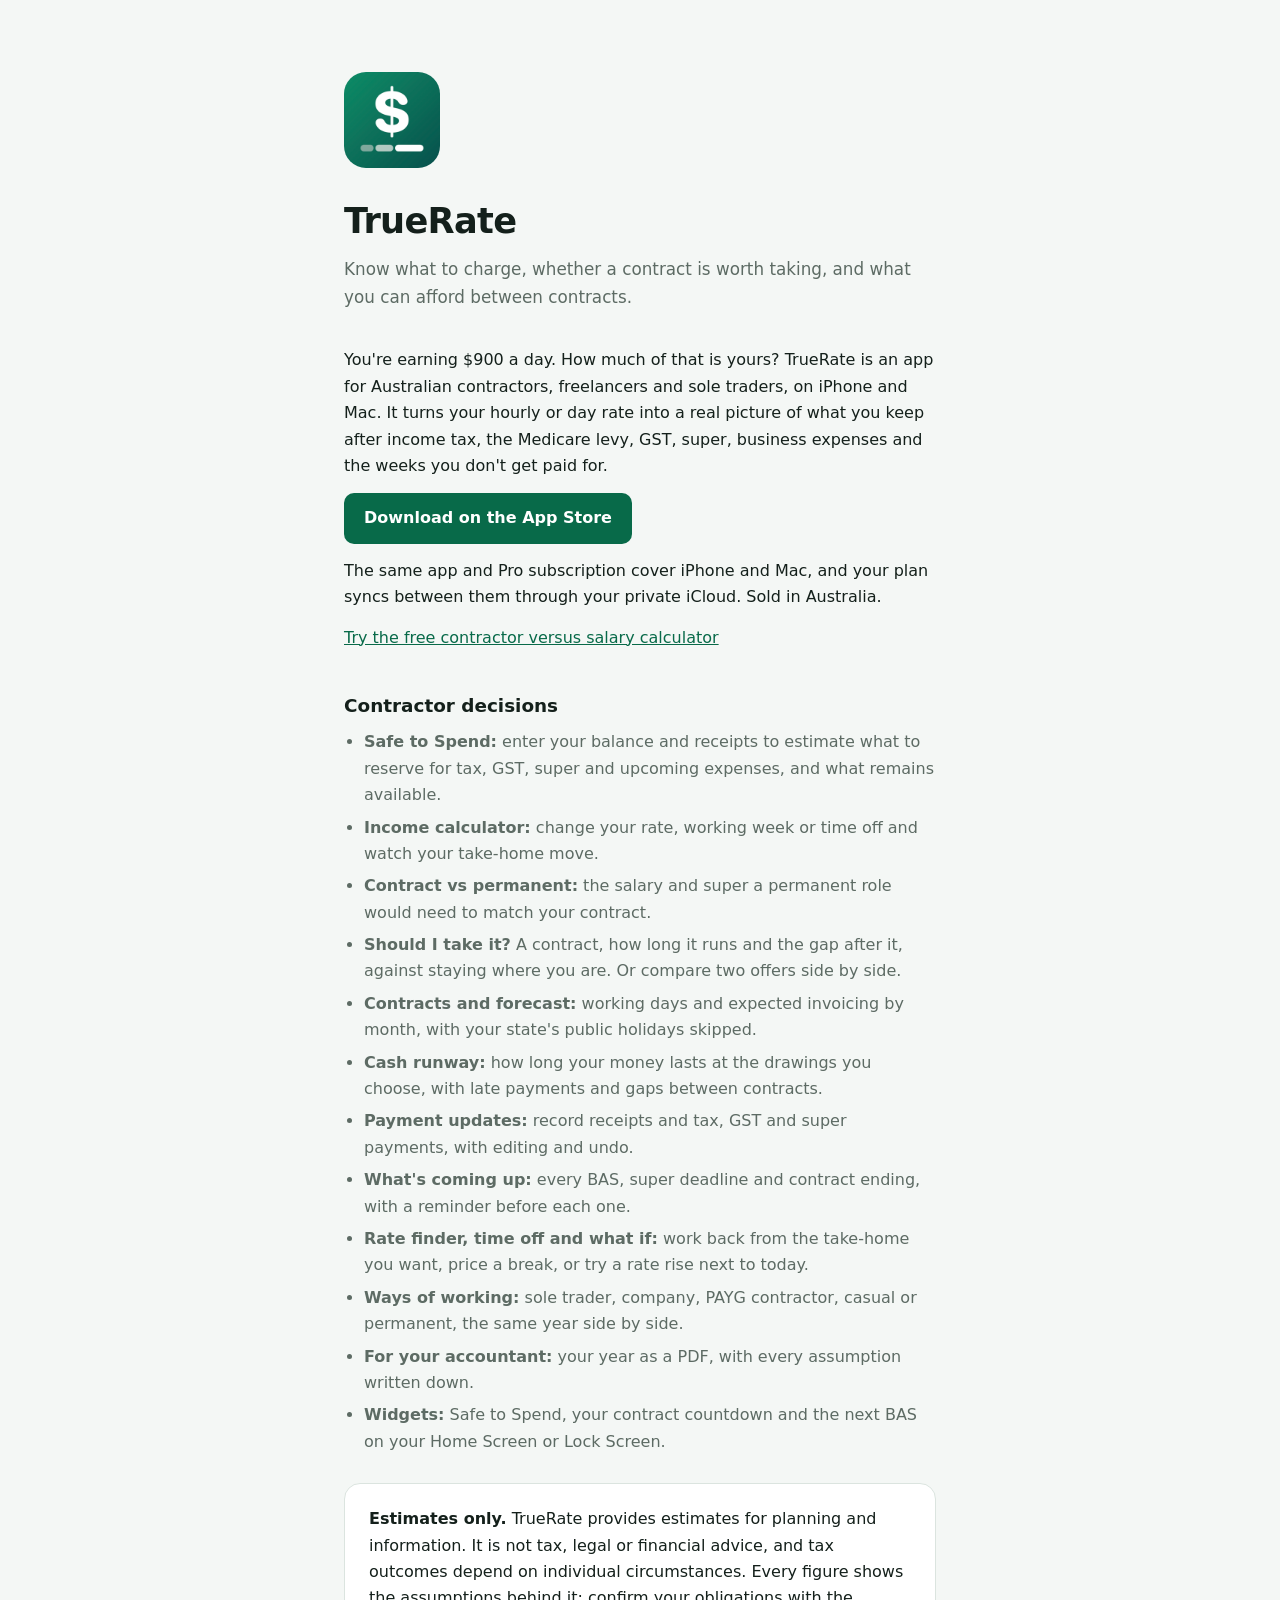
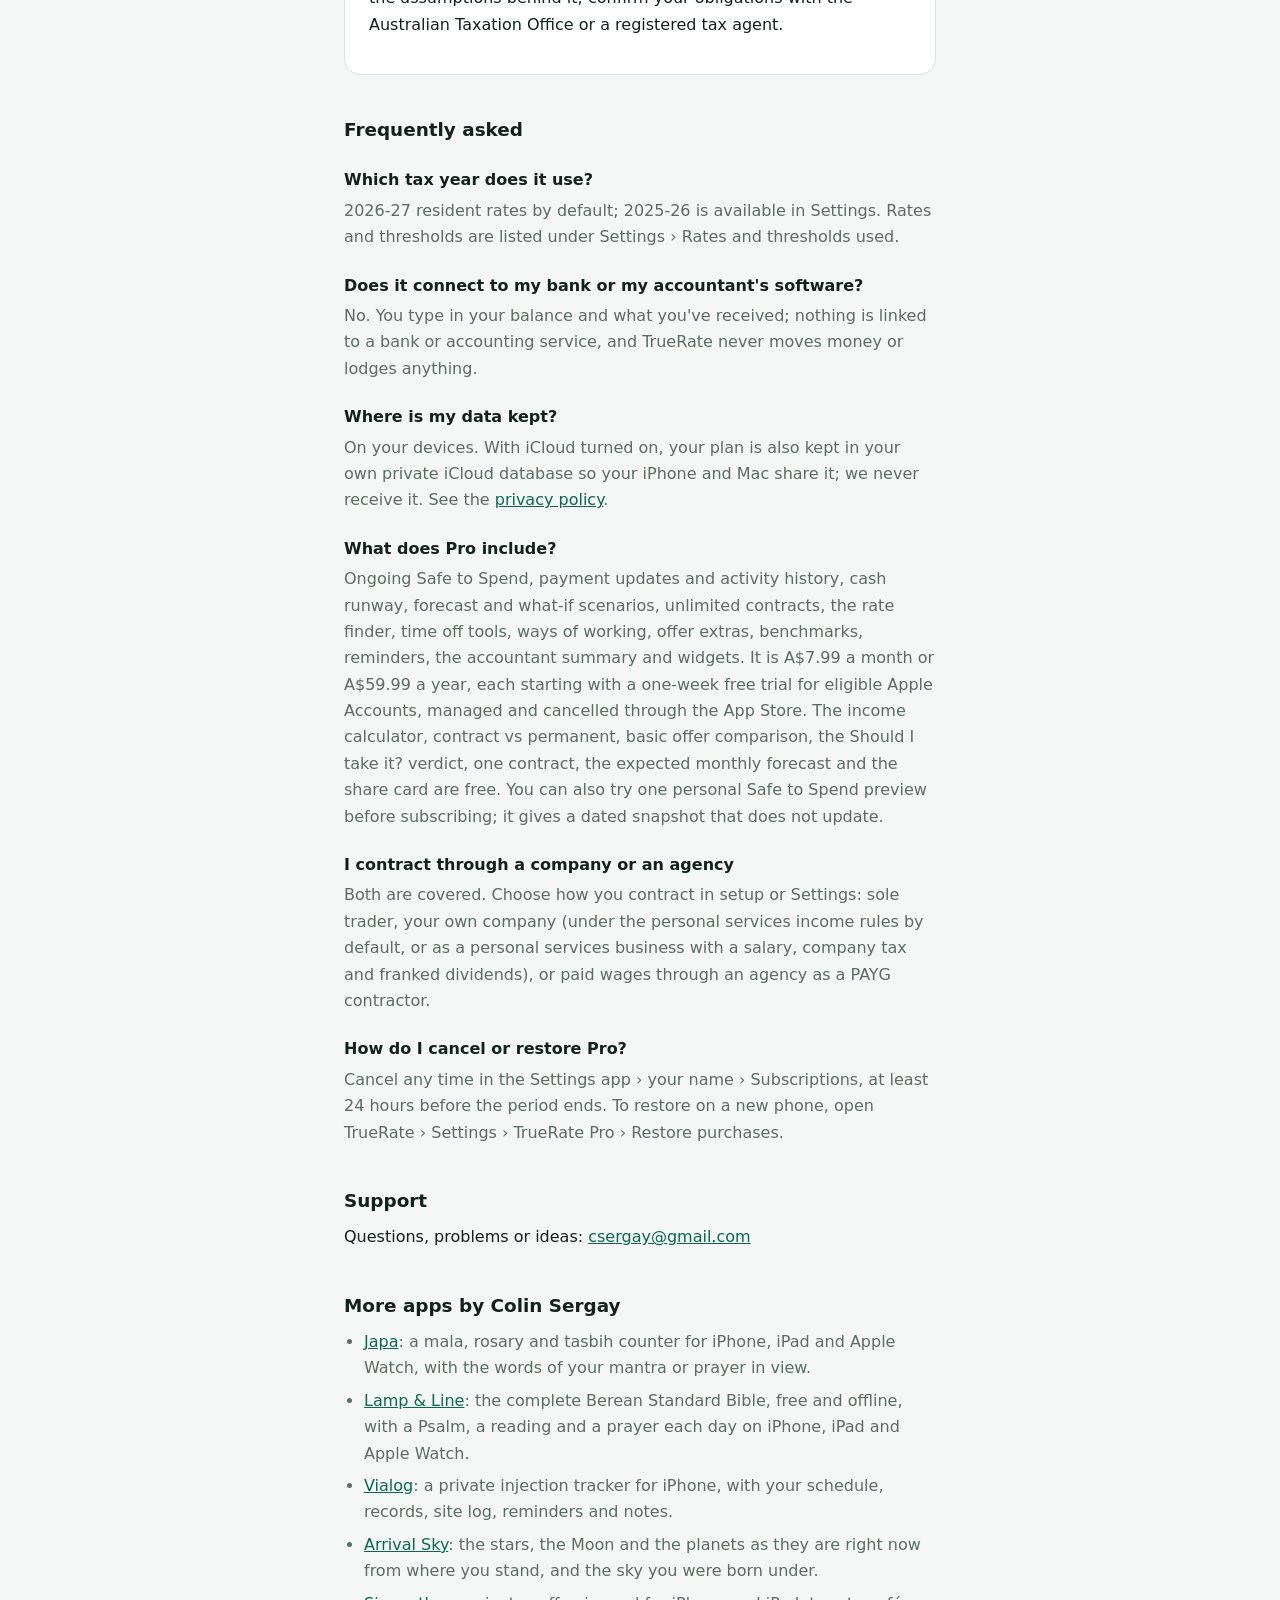
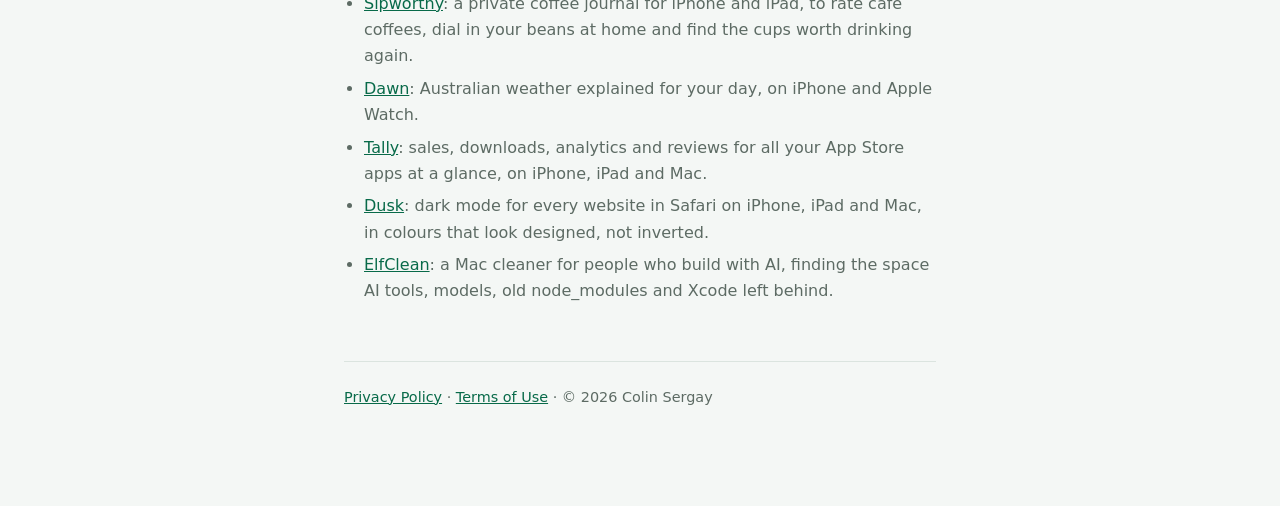
<file: index.html>
<!doctype html>
<html lang="en-AU">
<head>
<meta charset="utf-8">
<meta name="viewport" content="width=device-width, initial-scale=1">
<title>TrueRate: Contractor Tax Calculator for Australia</title>
<meta name="description" content="Turn an Australian contractor's day rate into take-home pay after tax, GST, super, expenses and unpaid time off. For iPhone and Mac, with no account.">
<link rel="canonical" href="https://enlitened.github.io/truerate-support/">
<meta name="google-site-verification" content="SEoceQq78j0Gy8g8P2wMha72T9RkY5-7OUBrDHiyP6U" />
<meta name="apple-itunes-app" content="app-id=6811588579">
<link rel="icon" href="icon-256.png">
<link rel="apple-touch-icon" href="icon-256.png">
<meta property="og:type" content="website">
<meta property="og:locale" content="en_AU">
<meta property="og:title" content="TrueRate: Contractor Tax Calculator for Australia">
<meta property="og:description" content="Day rate in, take-home out: tax, GST, super, expenses and unpaid leave accounted for. Built for Australian contractors.">
<meta property="og:site_name" content="TrueRate">
<meta property="og:url" content="https://enlitened.github.io/truerate-support/">
<meta property="og:image" content="https://enlitened.github.io/truerate-support/icon-256.png">
<meta property="og:image:width" content="256">
<meta property="og:image:height" content="256">
<meta property="og:image:alt" content="TrueRate app icon">
<meta name="twitter:card" content="summary">
<script type="application/ld+json">
{
  "@context": "https://schema.org",
  "@type": "SoftwareApplication",
  "name": "TrueRate",
  "alternateName": "TrueRate: Contractor Tax",
  "operatingSystem": "iOS 26, macOS 26",
  "applicationCategory": "FinanceApplication",
  "applicationSubCategory": "Contractor tax and take-home pay planner",
  "description": "Planning estimates for Australian contractors, freelancers and sole traders: take-home pay after income tax, Medicare, GST, super, business costs and unpaid time off, and what is safe to spend. No account or bank connection.",
  "url": "https://enlitened.github.io/truerate-support/",
  "downloadUrl": "https://apps.apple.com/au/app/truerate-contractor-tax/id6811588579",
  "installUrl": "https://apps.apple.com/au/app/truerate-contractor-tax/id6811588579",
  "image": "https://enlitened.github.io/truerate-support/icon-256.png",
  "inLanguage": "en-AU",
  "countriesSupported": "AU",
  "offers": {
    "@type": "Offer",
    "price": "0",
    "priceCurrency": "AUD",
    "description": "Free to download, with free tools. TrueRate Pro is an optional subscription: A$7.99 a month or A$59.99 a year."
  },
  "author": { "@type": "Person", "name": "Colin Sergay" },
  "publisher": { "@type": "Person", "name": "Colin Sergay" }
}
</script>
<style>
  :root {
    --ground: #f4f7f5; --surface: #ffffff; --ink: #14201b;
    --muted: #5d6b64; --line: #dbe4df; --accent: #086a49;
  }
  @media (prefers-color-scheme: dark) {
    :root {
      --ground: #0d1210; --surface: #161d19; --ink: #eef3f0;
      --muted: #9aa8a1; --line: #263029; --accent: #3dd68c;
    }
  }
  * { box-sizing: border-box; }
  body {
    margin: 0; background: var(--ground); color: var(--ink);
    font: 16px/1.65 ui-sans-serif, -apple-system, system-ui, "Helvetica Neue", sans-serif;
    -webkit-font-smoothing: antialiased;
  }
  main { max-width: 640px; margin: 0 auto; padding: 72px 24px 96px; }
  h1 { font-size: 2.2rem; letter-spacing: -.02em; margin: 0 0 6px; }
  h2 { font-size: 1.15rem; margin: 40px 0 8px; }
  p { margin: 0 0 14px; }
  p.lede { color: var(--muted); font-size: 1.05rem; margin-bottom: 36px; }
  a { color: var(--accent); }
  ul { margin: 0 0 14px; padding-left: 20px; color: var(--muted); }
  li { margin-bottom: 6px; }
  dt { font-weight: 600; margin-top: 22px; }
  dd { margin: 4px 0 0; color: var(--muted); }
  .card {
    background: var(--surface); border: 1px solid var(--line); border-radius: 16px;
    padding: 22px 24px; margin: 28px 0 0;
  }
  .icon { width: 96px; height: 96px; border-radius: 22px; display: block; margin-bottom: 24px; }
  .download { display: inline-block; border-radius: 10px; padding: 12px 20px; background: var(--accent); color: var(--surface); font-weight: 650; text-decoration: none; }
  a:focus-visible { outline: 3px solid var(--accent); outline-offset: 4px; }
  footer { margin-top: 56px; padding-top: 24px; border-top: 1px solid var(--line); color: var(--muted); font-size: .9rem; }
</style>
</head>
<body>
<main>
  <img class="icon" src="icon-256.png" alt="TrueRate app icon">
  <h1>TrueRate</h1>
  <p class="lede">Know what to charge, whether a contract is worth taking, and what you can afford between contracts.</p>

  <p>You're earning $900 a day. How much of that is yours? TrueRate is an app for Australian contractors, freelancers and sole traders, on iPhone and Mac. It turns your hourly or day rate into a real picture of what you keep after income tax, the Medicare levy, GST, super, business expenses and the weeks you don't get paid for.</p>

  <p><a class="download" href="https://apps.apple.com/au/app/truerate-contractor-tax/id6811588579?pt=129383521&amp;ct=web_home">Download on the App Store</a></p>
  <p>The same app and Pro subscription cover iPhone and Mac, and your plan syncs between them through your private iCloud. Sold in Australia.</p>
  <p><a href="calculator.html">Try the free contractor versus salary calculator</a></p>

  <h2>Contractor decisions</h2>
  <ul>
    <li><strong>Safe to Spend:</strong> enter your balance and receipts to estimate what to reserve for tax, GST, super and upcoming expenses, and what remains available.</li>
    <li><strong>Income calculator:</strong> change your rate, working week or time off and watch your take-home move.</li>
    <li><strong>Contract vs permanent:</strong> the salary and super a permanent role would need to match your contract.</li>
    <li><strong>Should I take it?</strong> A contract, how long it runs and the gap after it, against staying where you are. Or compare two offers side by side.</li>
    <li><strong>Contracts and forecast:</strong> working days and expected invoicing by month, with your state's public holidays skipped.</li>
    <li><strong>Cash runway:</strong> how long your money lasts at the drawings you choose, with late payments and gaps between contracts.</li>
    <li><strong>Payment updates:</strong> record receipts and tax, GST and super payments, with editing and undo.</li>
    <li><strong>What's coming up:</strong> every BAS, super deadline and contract ending, with a reminder before each one.</li>
    <li><strong>Rate finder, time off and what if:</strong> work back from the take-home you want, price a break, or try a rate rise next to today.</li>
    <li><strong>Ways of working:</strong> sole trader, company, PAYG contractor, casual or permanent, the same year side by side.</li>
    <li><strong>For your accountant:</strong> your year as a PDF, with every assumption written down.</li>
    <li><strong>Widgets:</strong> Safe to Spend, your contract countdown and the next BAS on your Home Screen or Lock Screen.</li>
  </ul>

  <div class="card">
    <p><strong>Estimates only.</strong> TrueRate provides estimates for planning and information. It is not tax, legal or financial advice, and tax outcomes depend on individual circumstances. Every figure shows the assumptions behind it; confirm your obligations with the Australian Taxation Office or a registered tax agent.</p>
  </div>

  <h2>Frequently asked</h2>
  <dl>
    <dt>Which tax year does it use?</dt>
    <dd>2026-27 resident rates by default; 2025-26 is available in Settings. Rates and thresholds are listed under Settings › Rates and thresholds used.</dd>
    <dt>Does it connect to my bank or my accountant's software?</dt>
    <dd>No. You type in your balance and what you've received; nothing is linked to a bank or accounting service, and TrueRate never moves money or lodges anything.</dd>
    <dt>Where is my data kept?</dt>
    <dd>On your devices. With iCloud turned on, your plan is also kept in your own private iCloud database so your iPhone and Mac share it; we never receive it. See the <a href="privacy.html">privacy policy</a>.</dd>
    <dt>What does Pro include?</dt>
    <dd>Ongoing Safe to Spend, payment updates and activity history, cash runway, forecast and what-if scenarios, unlimited contracts, the rate finder, time off tools, ways of working, offer extras, benchmarks, reminders, the accountant summary and widgets. It is A$7.99 a month or A$59.99 a year, each starting with a one-week free trial for eligible Apple Accounts, managed and cancelled through the App Store. The income calculator, contract vs permanent, basic offer comparison, the Should I take it? verdict, one contract, the expected monthly forecast and the share card are free. You can also try one personal Safe to Spend preview before subscribing; it gives a dated snapshot that does not update.</dd>
    <dt>I contract through a company or an agency</dt>
    <dd>Both are covered. Choose how you contract in setup or Settings: sole trader, your own company (under the personal services income rules by default, or as a personal services business with a salary, company tax and franked dividends), or paid wages through an agency as a PAYG contractor.</dd>
    <dt>How do I cancel or restore Pro?</dt>
    <dd>Cancel any time in the Settings app › your name › Subscriptions, at least 24 hours before the period ends. To restore on a new phone, open TrueRate › Settings › TrueRate Pro › Restore purchases.</dd>
  </dl>

  <h2>Support</h2>
  <p>Questions, problems or ideas: <a href="mailto:csergay@gmail.com">csergay@gmail.com</a></p>

  <h2>More apps by Colin Sergay</h2>
  <ul>
    <li><a href="https://japa.life/">Japa</a>: a mala, rosary and tasbih counter for iPhone, iPad and Apple Watch, with the words of your mantra or prayer in view.</li>
    <li><a href="https://lampandline.app/">Lamp &amp; Line</a>: the complete Berean Standard Bible, free and offline, with a Psalm, a reading and a prayer each day on iPhone, iPad and Apple Watch.</li>
    <li><a href="https://vialog.club/">Vialog</a>: a private injection tracker for iPhone, with your schedule, records, site log, reminders and notes.</li>
    <li><a href="https://enlitened.github.io/arrival-sky/">Arrival Sky</a>: the stars, the Moon and the planets as they are right now from where you stand, and the sky you were born under.</li>
    <li><a href="https://sipworthy.app/app">Sipworthy</a>: a private coffee journal for iPhone and iPad, to rate café coffees, dial in your beans at home and find the cups worth drinking again.</li>
    <li><a href="https://enlitened.github.io/nimbus-support/">Dawn</a>: Australian weather explained for your day, on iPhone and Apple Watch.</li>
    <li><a href="https://enlitened.github.io/tally-support/">Tally</a>: sales, downloads, analytics and reviews for all your App Store apps at a glance, on iPhone, iPad and Mac.</li>
    <li><a href="https://enlitened.github.io/dusk-support/">Dusk</a>: dark mode for every website in Safari on iPhone, iPad and Mac, in colours that look designed, not inverted.</li>
    <li><a href="https://elfclean.app/">ElfClean</a>: a Mac cleaner for people who build with AI, finding the space AI tools, models, old node_modules and Xcode left behind.</li>
  </ul>

  <footer>
    <a href="privacy.html">Privacy Policy</a> · <a href="https://www.apple.com/legal/internet-services/itunes/dev/stdeula/">Terms of Use</a> · © 2026 Colin Sergay
  </footer>
</main>
</body>
</html>
</file>
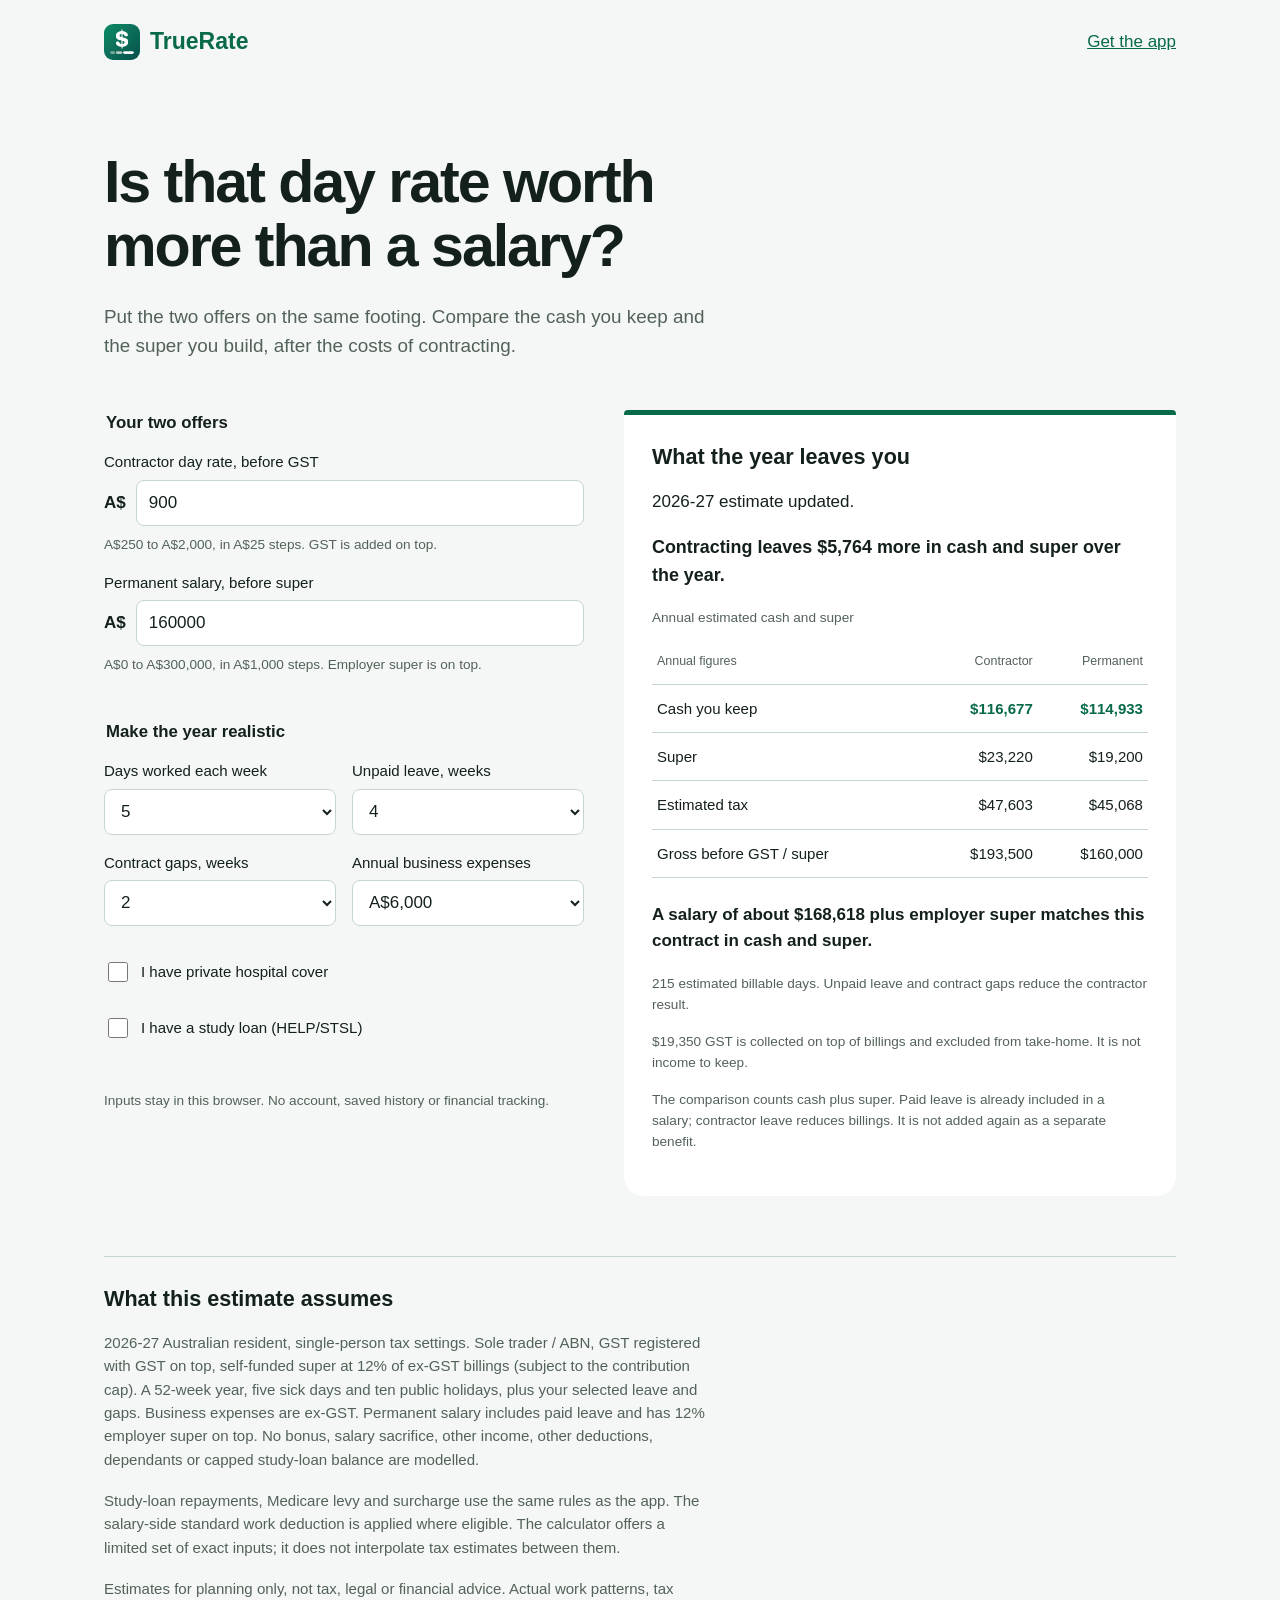
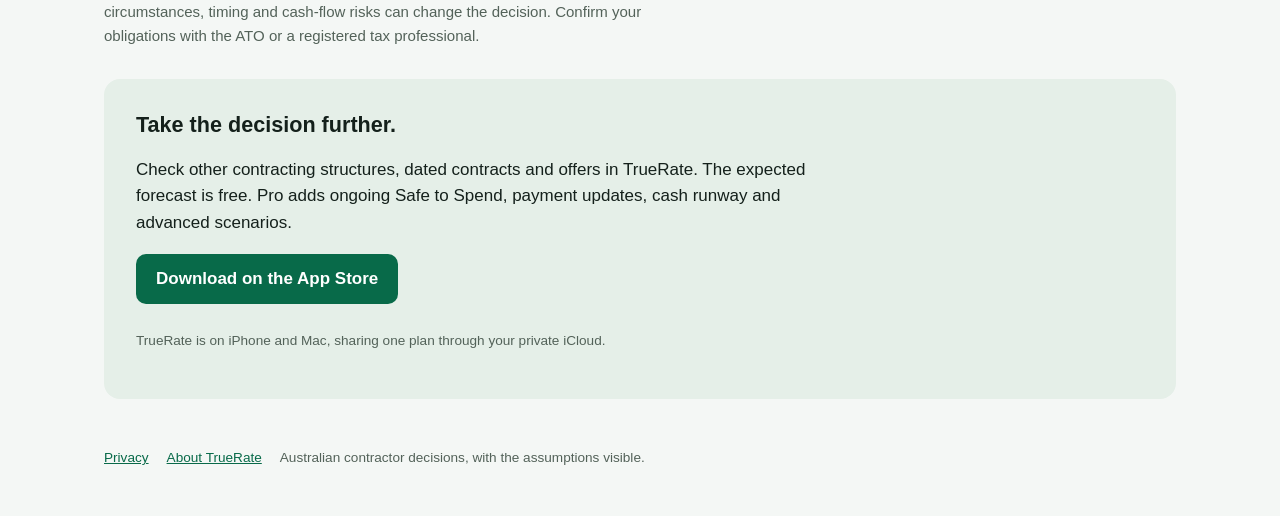
<file: calculator.html>
<!doctype html>
<html lang="en-AU">
<head>
<meta charset="utf-8"><meta name="viewport" content="width=device-width,initial-scale=1">
<title>Contractor vs Salary Calculator Australia 2026-27 | TrueRate</title>
<meta name="description" content="Compare an Australian sole-trader day rate with a permanent salary after tax, super, business expenses and unpaid leave. Free, private, no account.">
<meta name="apple-itunes-app" content="app-id=6811588579">
<link rel="canonical" href="https://enlitened.github.io/truerate-support/calculator.html">
<meta property="og:title" content="Is that day rate worth more than a salary?">
<meta property="og:description" content="A free Australian contractor versus salary calculator. See take-home and super side by side, with the assumptions visible.">
<meta property="og:type" content="website"><meta property="og:url" content="https://enlitened.github.io/truerate-support/calculator.html">
<meta property="og:image" content="https://enlitened.github.io/truerate-support/icon-256.png">
<meta name="twitter:card" content="summary">
<link rel="icon" href="icon-256.png"><link rel="stylesheet" href="calculator.css">
<script src="calculator.js" defer></script>
</head>
<body>
<a class="skip" href="#calculator">Skip to calculator</a>
<header><a class="brand" href="index.html"><img src="icon-256.png" width="36" height="36" alt="">TrueRate</a><a href="https://apps.apple.com/au/app/truerate-contractor-tax/id6811588579?pt=129383521&amp;ct=web_calculator">Get the app</a></header>
<main>
<section class="intro"><h1>Is that day rate worth more than a salary?</h1><p>Put the two offers on the same footing. Compare the cash you keep and the super you build, after the costs of contracting.</p></section>
<div id="calculator" class="workspace">
<form id="inputs" aria-label="Comparison assumptions">
<fieldset><legend>Your two offers</legend>
<label for="rate">Contractor day rate, before GST</label><div class="input-line"><span aria-hidden="true">A$</span><input id="rate" type="number" min="250" max="2000" step="25" value="900" required aria-describedby="rate-help"></div>
<p class="hint" id="rate-help">A$250 to A$2,000, in A$25 steps. GST is added on top.</p>
<label for="salary">Permanent salary, before super</label><div class="input-line"><span aria-hidden="true">A$</span><input id="salary" type="number" min="0" max="300000" step="1000" value="160000" required aria-describedby="salary-help"></div><p class="hint" id="salary-help">A$0 to A$300,000, in A$1,000 steps. Employer super is on top.</p>
</fieldset>
<fieldset><legend>Make the year realistic</legend>
<div class="fields"><div><label for="days">Days worked each week</label><select id="days"><option>3</option><option>4</option><option selected>5</option></select></div>
<div><label for="leave">Unpaid leave, weeks</label><select id="leave"><option>2</option><option selected>4</option><option>6</option></select></div>
<div><label for="gap">Contract gaps, weeks</label><select id="gap"><option>0</option><option selected>2</option><option>6</option></select></div>
<div><label for="expenses">Annual business expenses</label><select id="expenses"><option value="0">A$0</option><option value="6000" selected>A$6,000</option><option value="12000">A$12,000</option></select></div></div>
<label class="check"><input id="cover" type="checkbox">I have private hospital cover</label><label class="check"><input id="loan" type="checkbox">I have a study loan (HELP/STSL)</label>
</fieldset>
<p class="hint">Inputs stay in this browser. No account, saved history or financial tracking.</p>
</form>
<section class="results" aria-labelledby="result-title"><h2 id="result-title">What the year leaves you</h2>
<p id="status" role="status" aria-live="polite">Loading the comparison…</p>
<div id="answer" hidden>
<p class="verdict" id="verdict"></p><div class="table-scroll" tabindex="0" role="region" aria-label="Annual comparison table; scroll horizontally at larger text sizes"><table><caption>Annual estimated cash and super</caption><thead><tr><th scope="col">Annual figures</th><th scope="col">Contractor</th><th scope="col">Permanent</th></tr></thead><tbody>
<tr class="takehome"><th scope="row">Cash you keep</th><td id="contract-cash"></td><td id="salary-cash"></td></tr>
<tr><th scope="row">Super</th><td id="contract-super"></td><td id="salary-super"></td></tr>
<tr><th scope="row">Estimated tax</th><td id="contract-tax"></td><td id="salary-tax"></td></tr>
<tr><th scope="row">Gross before GST / super</th><td id="contract-gross"></td><td id="salary-gross"></td></tr>
</tbody></table></div>
<p id="equivalent" class="equivalent"></p><p id="billable" class="hint"></p><p id="gst" class="hint"></p>
<p class="hint">The comparison counts cash plus super. Paid leave is already included in a salary; contractor leave reduces billings. It is not added again as a separate benefit.</p>
</div></section></div>
<section class="assumptions"><h2>What this estimate assumes</h2><p>2026-27 Australian resident, single-person tax settings. Sole trader / ABN, GST registered with GST on top, self-funded super at 12% of ex-GST billings (subject to the contribution cap). A 52-week year, five sick days and ten public holidays, plus your selected leave and gaps. Business expenses are ex-GST. Permanent salary includes paid leave and has 12% employer super on top. No bonus, salary sacrifice, other income, other deductions, dependants or capped study-loan balance are modelled.</p><p>Study-loan repayments, Medicare levy and surcharge use the same rules as the app. The salary-side standard work deduction is applied where eligible. The calculator offers a limited set of exact inputs; it does not interpolate tax estimates between them.</p><p>Estimates for planning only, not tax, legal or financial advice. Actual work patterns, tax circumstances, timing and cash-flow risks can change the decision. Confirm your obligations with the ATO or a registered tax professional.</p></section>
<section class="download"><h2>Take the decision further.</h2><p>Check other contracting structures, dated contracts and offers in TrueRate. The expected forecast is free. Pro adds ongoing Safe to Spend, payment updates, cash runway and advanced scenarios.</p><a class="cta" href="https://apps.apple.com/au/app/truerate-contractor-tax/id6811588579?pt=129383521&amp;ct=web_calculator">Download on the App Store</a><p class="hint">TrueRate is on iPhone and Mac, sharing one plan through your private iCloud.</p></section>
<noscript><p>JavaScript is needed to choose a pre-calculated comparison. You can use the native TrueRate app instead.</p></noscript>
</main><footer><a href="privacy.html">Privacy</a><a href="index.html">About TrueRate</a><span>Australian contractor decisions, with the assumptions visible.</span></footer>
</body></html>
</file>
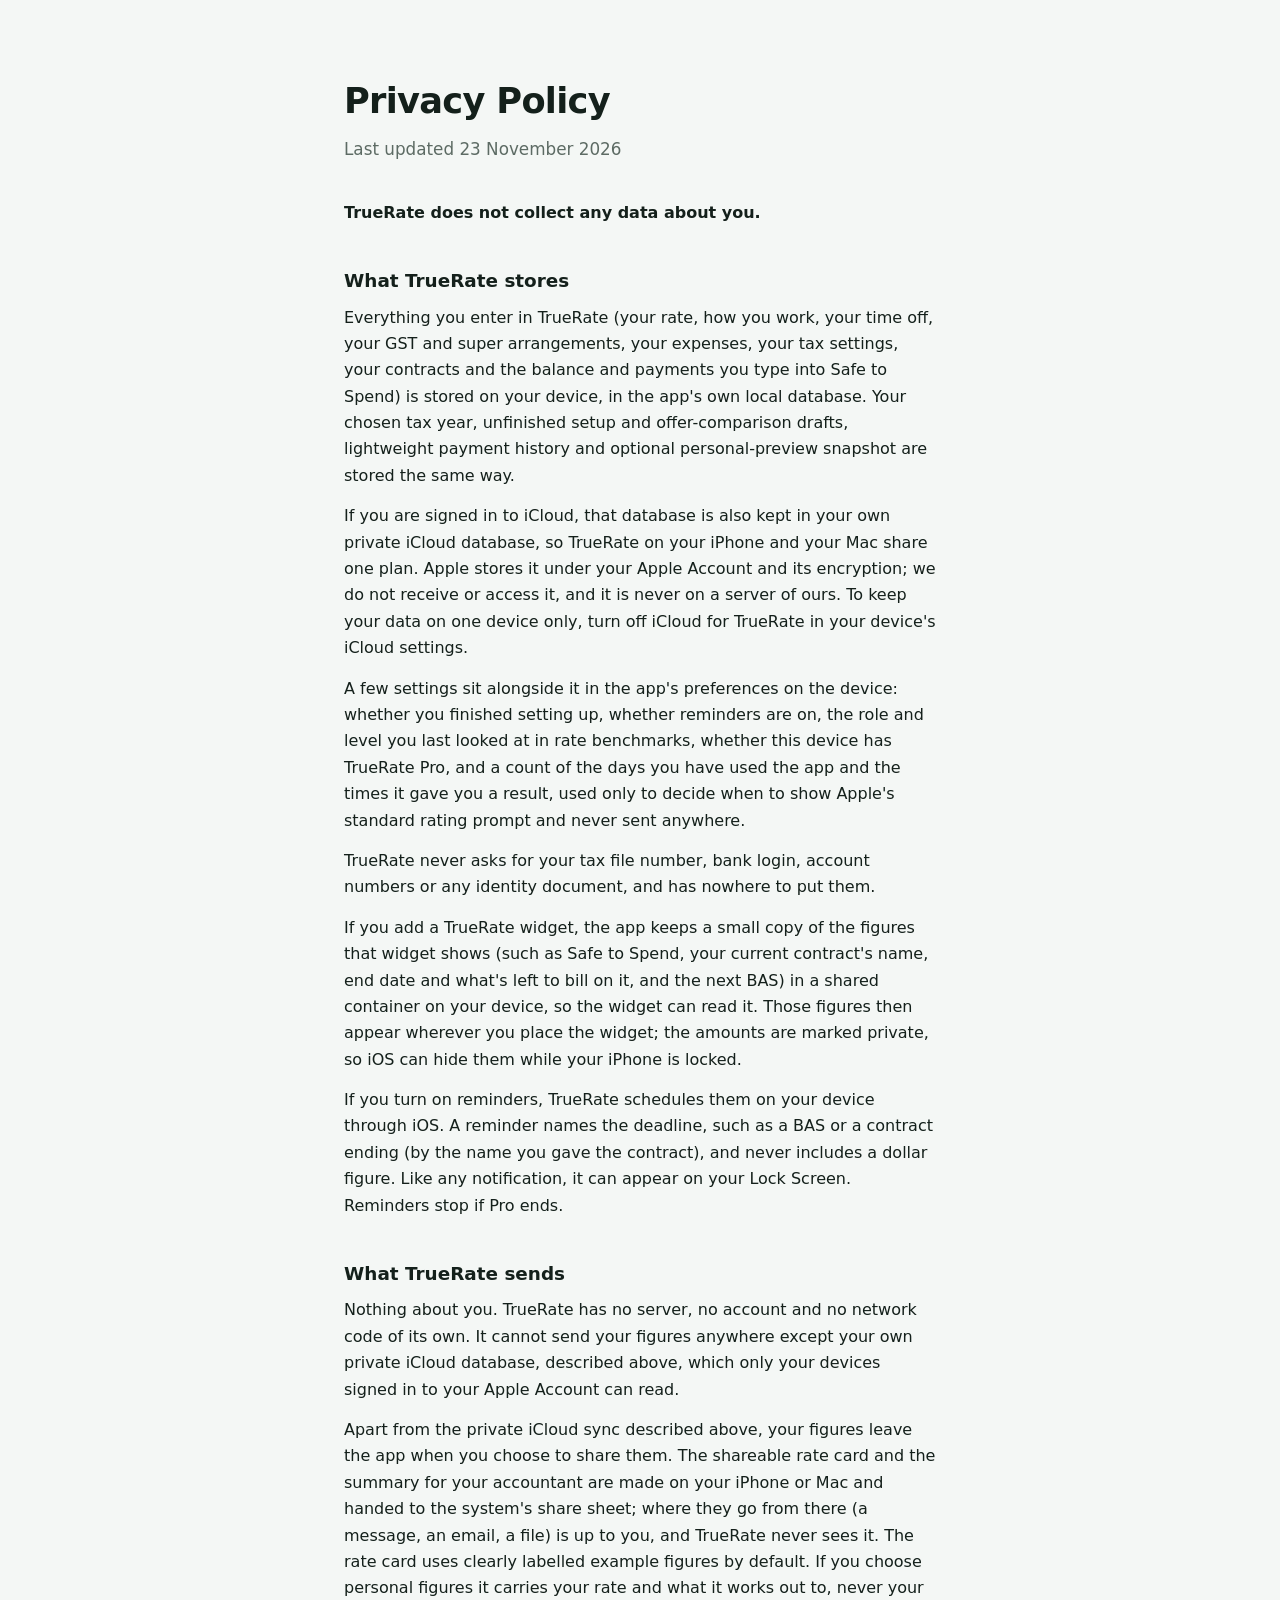
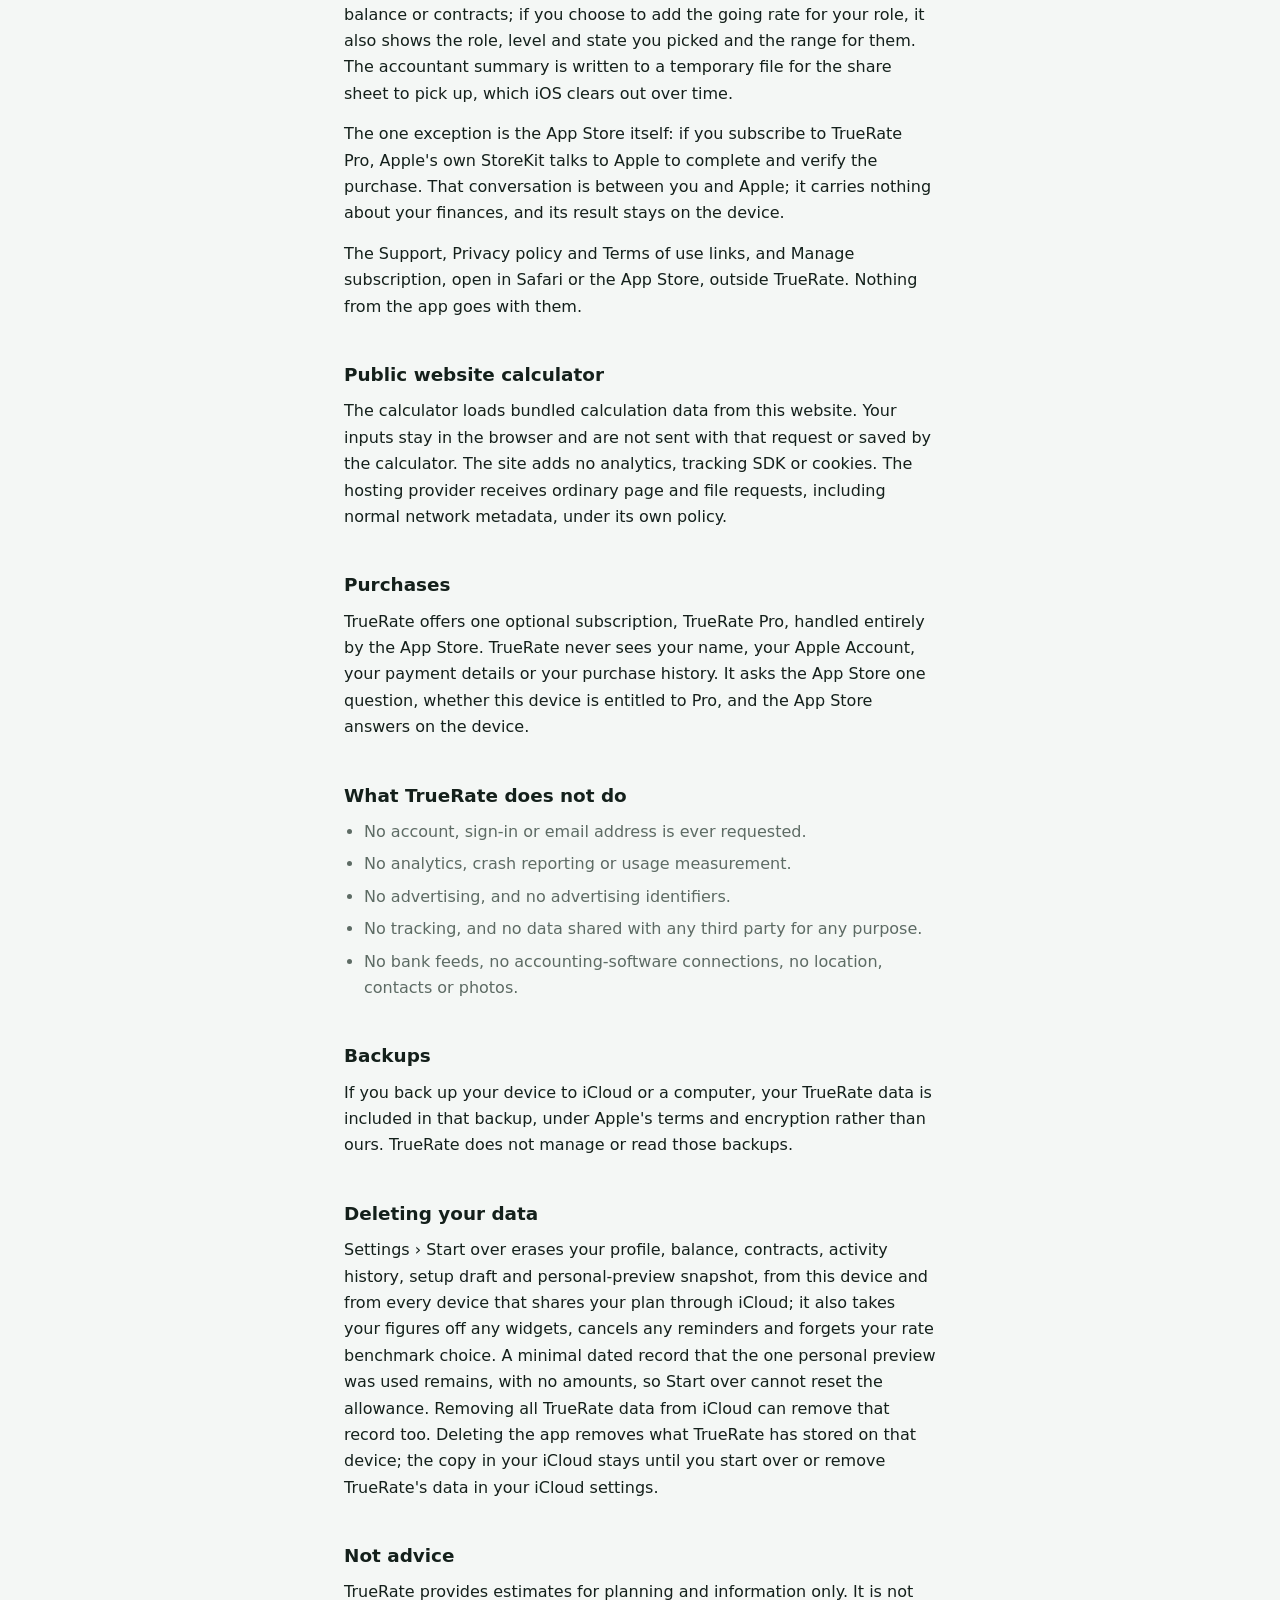
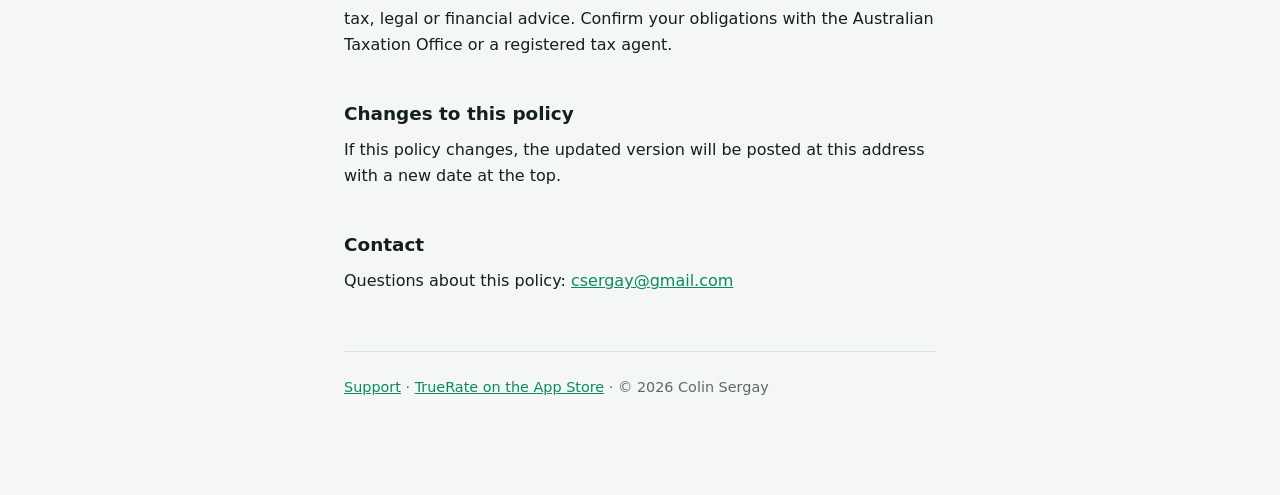
<file: privacy.html>
<!doctype html>
<html lang="en">
<head>
<meta charset="utf-8">
<meta name="viewport" content="width=device-width, initial-scale=1">
<title>Privacy Policy | TrueRate</title>
<meta name="description" content="TrueRate collects no data about you. No account, no tracking. Your plan stays on your devices and in your own private iCloud.">
<meta name="apple-itunes-app" content="app-id=6811588579">
<link rel="canonical" href="https://enlitened.github.io/truerate-support/privacy.html">
<link rel="icon" href="icon-256.png">
<style>
  :root {
    --ground: #f4f7f5; --surface: #ffffff; --ink: #14201b;
    --muted: #5d6b64; --line: #dbe4df; --accent: #0e8a5f;
  }
  @media (prefers-color-scheme: dark) {
    :root {
      --ground: #0d1210; --surface: #161d19; --ink: #eef3f0;
      --muted: #9aa8a1; --line: #263029; --accent: #3dd68c;
    }
  }
  * { box-sizing: border-box; }
  body {
    margin: 0; background: var(--ground); color: var(--ink);
    font: 16px/1.65 ui-sans-serif, -apple-system, system-ui, "Helvetica Neue", sans-serif;
    -webkit-font-smoothing: antialiased;
  }
  main { max-width: 640px; margin: 0 auto; padding: 72px 24px 96px; }
  h1 { font-size: 2.2rem; letter-spacing: -.02em; margin: 0 0 6px; }
  h2 { font-size: 1.15rem; margin: 40px 0 8px; }
  p { margin: 0 0 14px; }
  p.lede { color: var(--muted); font-size: 1.05rem; margin-bottom: 36px; }
  a { color: var(--accent); }
  ul { margin: 0 0 14px; padding-left: 20px; color: var(--muted); }
  li { margin-bottom: 6px; }
  dt { font-weight: 600; margin-top: 22px; }
  dd { margin: 4px 0 0; color: var(--muted); }
  .card {
    background: var(--surface); border: 1px solid var(--line); border-radius: 16px;
    padding: 22px 24px; margin: 28px 0 0;
  }
  .icon { width: 96px; height: 96px; border-radius: 22px; display: block; margin-bottom: 24px; }
  footer { margin-top: 56px; padding-top: 24px; border-top: 1px solid var(--line); color: var(--muted); font-size: .9rem; }
</style>
</head>
<body>
<main>
  <h1>Privacy Policy</h1>
  <p class="lede">Last updated 23 November 2026</p>

  <p><strong>TrueRate does not collect any data about you.</strong></p>

  <h2>What TrueRate stores</h2>
  <p>Everything you enter in TrueRate (your rate, how you work, your time off, your GST and super arrangements, your expenses, your tax settings, your contracts and the balance and payments you type into Safe to Spend) is stored on your device, in the app's own local database. Your chosen tax year, unfinished setup and offer-comparison drafts, lightweight payment history and optional personal-preview snapshot are stored the same way.</p>
  <p>If you are signed in to iCloud, that database is also kept in your own private iCloud database, so TrueRate on your iPhone and your Mac share one plan. Apple stores it under your Apple Account and its encryption; we do not receive or access it, and it is never on a server of ours. To keep your data on one device only, turn off iCloud for TrueRate in your device's iCloud settings.</p>
  <p>A few settings sit alongside it in the app's preferences on the device: whether you finished setting up, whether reminders are on, the role and level you last looked at in rate benchmarks, whether this device has TrueRate Pro, and a count of the days you have used the app and the times it gave you a result, used only to decide when to show Apple's standard rating prompt and never sent anywhere.</p>
  <p>TrueRate never asks for your tax file number, bank login, account numbers or any identity document, and has nowhere to put them.</p>
  <p>If you add a TrueRate widget, the app keeps a small copy of the figures that widget shows (such as Safe to Spend, your current contract's name, end date and what's left to bill on it, and the next BAS) in a shared container on your device, so the widget can read it. Those figures then appear wherever you place the widget; the amounts are marked private, so iOS can hide them while your iPhone is locked.</p>
  <p>If you turn on reminders, TrueRate schedules them on your device through iOS. A reminder names the deadline, such as a BAS or a contract ending (by the name you gave the contract), and never includes a dollar figure. Like any notification, it can appear on your Lock Screen. Reminders stop if Pro ends.</p>

  <h2>What TrueRate sends</h2>
  <p>Nothing about you. TrueRate has no server, no account and no network code of its own. It cannot send your figures anywhere except your own private iCloud database, described above, which only your devices signed in to your Apple Account can read.</p>
  <p>Apart from the private iCloud sync described above, your figures leave the app when you choose to share them. The shareable rate card and the summary for your accountant are made on your iPhone or Mac and handed to the system's share sheet; where they go from there (a message, an email, a file) is up to you, and TrueRate never sees it. The rate card uses clearly labelled example figures by default. If you choose personal figures it carries your rate and what it works out to, never your balance or contracts; if you choose to add the going rate for your role, it also shows the role, level and state you picked and the range for them. The accountant summary is written to a temporary file for the share sheet to pick up, which iOS clears out over time.</p>
  <p>The one exception is the App Store itself: if you subscribe to TrueRate Pro, Apple's own StoreKit talks to Apple to complete and verify the purchase. That conversation is between you and Apple; it carries nothing about your finances, and its result stays on the device.</p>
  <p>The Support, Privacy policy and Terms of use links, and Manage subscription, open in Safari or the App Store, outside TrueRate. Nothing from the app goes with them.</p>

  <h2>Public website calculator</h2>
  <p>The calculator loads bundled calculation data from this website. Your inputs stay in the browser and are not sent with that request or saved by the calculator. The site adds no analytics, tracking SDK or cookies. The hosting provider receives ordinary page and file requests, including normal network metadata, under its own policy.</p>
  <h2>Purchases</h2>
  <p>TrueRate offers one optional subscription, TrueRate Pro, handled entirely by the App Store. TrueRate never sees your name, your Apple Account, your payment details or your purchase history. It asks the App Store one question, whether this device is entitled to Pro, and the App Store answers on the device.</p>

  <h2>What TrueRate does not do</h2>
  <ul>
    <li>No account, sign-in or email address is ever requested.</li>
    <li>No analytics, crash reporting or usage measurement.</li>
    <li>No advertising, and no advertising identifiers.</li>
    <li>No tracking, and no data shared with any third party for any purpose.</li>
    <li>No bank feeds, no accounting-software connections, no location, contacts or photos.</li>
  </ul>

  <h2>Backups</h2>
  <p>If you back up your device to iCloud or a computer, your TrueRate data is included in that backup, under Apple's terms and encryption rather than ours. TrueRate does not manage or read those backups.</p>

  <h2>Deleting your data</h2>
  <p>Settings › Start over erases your profile, balance, contracts, activity history, setup draft and personal-preview snapshot, from this device and from every device that shares your plan through iCloud; it also takes your figures off any widgets, cancels any reminders and forgets your rate benchmark choice. A minimal dated record that the one personal preview was used remains, with no amounts, so Start over cannot reset the allowance. Removing all TrueRate data from iCloud can remove that record too. Deleting the app removes what TrueRate has stored on that device; the copy in your iCloud stays until you start over or remove TrueRate's data in your iCloud settings.</p>

  <h2>Not advice</h2>
  <p>TrueRate provides estimates for planning and information only. It is not tax, legal or financial advice. Confirm your obligations with the Australian Taxation Office or a registered tax agent.</p>

  <h2>Changes to this policy</h2>
  <p>If this policy changes, the updated version will be posted at this address with a new date at the top.</p>

  <h2>Contact</h2>
  <p>Questions about this policy: <a href="mailto:csergay@gmail.com">csergay@gmail.com</a></p>

  <footer>
    <a href="index.html">Support</a> · <a href="https://apps.apple.com/au/app/truerate-contractor-tax/id6811588579?pt=129383521&amp;ct=web_privacy">TrueRate on the App Store</a> · © 2026 Colin Sergay
  </footer>
</main>
</body>
</html>
</file>
<file: calculator.css>
:root{color-scheme:light dark;--ground:#f4f7f5;--surface:#fff;--ink:#14201b;--muted:#536259;--line:#c6d6cc;--accent:#086a49;--wash:#e5efe8}
@media(prefers-color-scheme:dark){:root{--ground:#0d1210;--surface:#161d19;--ink:#eef3f0;--muted:#aab8af;--line:#415449;--accent:#78d8aa;--wash:#20392b}}
*{box-sizing:border-box}body{margin:0;background:var(--ground);color:var(--ink);font:17px/1.55 -apple-system,BlinkMacSystemFont,"Segoe UI",sans-serif}a{color:var(--accent)}a:focus-visible,input:focus-visible,select:focus-visible{outline:3px solid var(--accent);outline-offset:4px}.skip{position:absolute;left:-10000px}.skip:focus{left:16px;top:16px;background:var(--surface);padding:12px;z-index:2}header,main,footer{max-width:1120px;margin:auto;padding:24px}header{display:flex;align-items:center;justify-content:space-between;gap:20px}.brand{display:flex;align-items:center;gap:10px;font-weight:700;text-decoration:none;font-size:23px}.brand img{border-radius:9px}.intro{max-width:780px;padding:42px 0 32px}h1{font-size:clamp(2rem,5vw,3.7rem);line-height:1.08;letter-spacing:-.035em;margin:0 0 24px;max-width:18ch}h2{font-size:1.35rem;line-height:1.3;margin:0 0 18px}p{max-width:72ch;margin:0 0 18px}.intro p{font-size:1.18rem;color:var(--muted);max-width:58ch}.workspace{display:grid;grid-template-columns:minmax(280px,1fr) minmax(350px,1.15fr);gap:40px;align-items:start}.results{padding:28px;background:var(--surface);border-top:5px solid var(--accent);border-radius:4px 4px 20px 20px}.results table{width:100%;border-collapse:collapse;font-size:.94rem;font-variant-numeric:tabular-nums}caption{text-align:left;color:var(--muted);font-size:.85rem;padding-bottom:12px}th,td{padding:12px 5px;border-bottom:1px solid var(--line);vertical-align:top}th{text-align:left;font-weight:500}td{text-align:right}thead th{font-size:.78rem;color:var(--muted)}thead th:not(:first-child){text-align:right}.takehome td{font-weight:700;color:var(--accent)}.verdict{font-size:1.12rem;font-weight:600}.equivalent{margin-top:24px;font-weight:600}.hint{font-size:.85rem;color:var(--muted);margin:8px 0 16px}fieldset{border:0;padding:0;margin:0 0 28px}legend{font-weight:650;font-size:1.05rem;margin-bottom:14px}label{display:block;margin-bottom:6px;font-size:.94rem}input,select{font:inherit;color:var(--ink);background:var(--surface);border:1px solid var(--line);border-radius:8px;min-height:46px;padding:8px 12px;width:100%}.input-line{display:flex;align-items:center;gap:10px}.input-line span{font-weight:600}.fields{display:grid;grid-template-columns:1fr 1fr;gap:16px;margin-bottom:24px}.check{display:flex;align-items:center;gap:10px;margin:12px 0;min-height:44px}.check input{width:20px;min-height:20px;accent-color:var(--accent)}.assumptions{margin-top:60px;padding-top:28px;border-top:1px solid var(--line)}.assumptions p{font-size:.94rem;color:var(--muted)}.download{background:var(--wash);padding:32px;margin-top:32px;border-radius:16px}.cta{display:inline-block;background:var(--accent);color:var(--surface);text-decoration:none;padding:12px 20px;border-radius:10px;font-weight:650;margin-bottom:18px}footer{display:flex;gap:18px;flex-wrap:wrap;font-size:.85rem;color:var(--muted);padding-bottom:48px}@media(max-width:800px){.workspace{grid-template-columns:1fr;gap:20px}.intro{padding-top:24px}.results{padding:24px 16px}header{font-size:.85rem}header,main,footer{padding-left:18px;padding-right:18px}.download{padding:24px}.fields{gap:14px}}@media(max-width:380px){.fields{grid-template-columns:1fr}body{font-size:16px}.results table{font-size:.82rem}th,td{padding:10px 3px}}@media(prefers-reduced-motion:reduce){*{scroll-behavior:auto}}

.table-scroll{overflow-x:auto}.table-scroll:focus-visible{outline:3px solid var(--accent);outline-offset:4px}.results table{min-width:18rem}

.workspace>*{min-width:0}fieldset{min-inline-size:0}legend{max-width:100%}input,select{min-width:0}.check input{flex-shrink:0}.table-scroll{max-width:100%}
</file>
